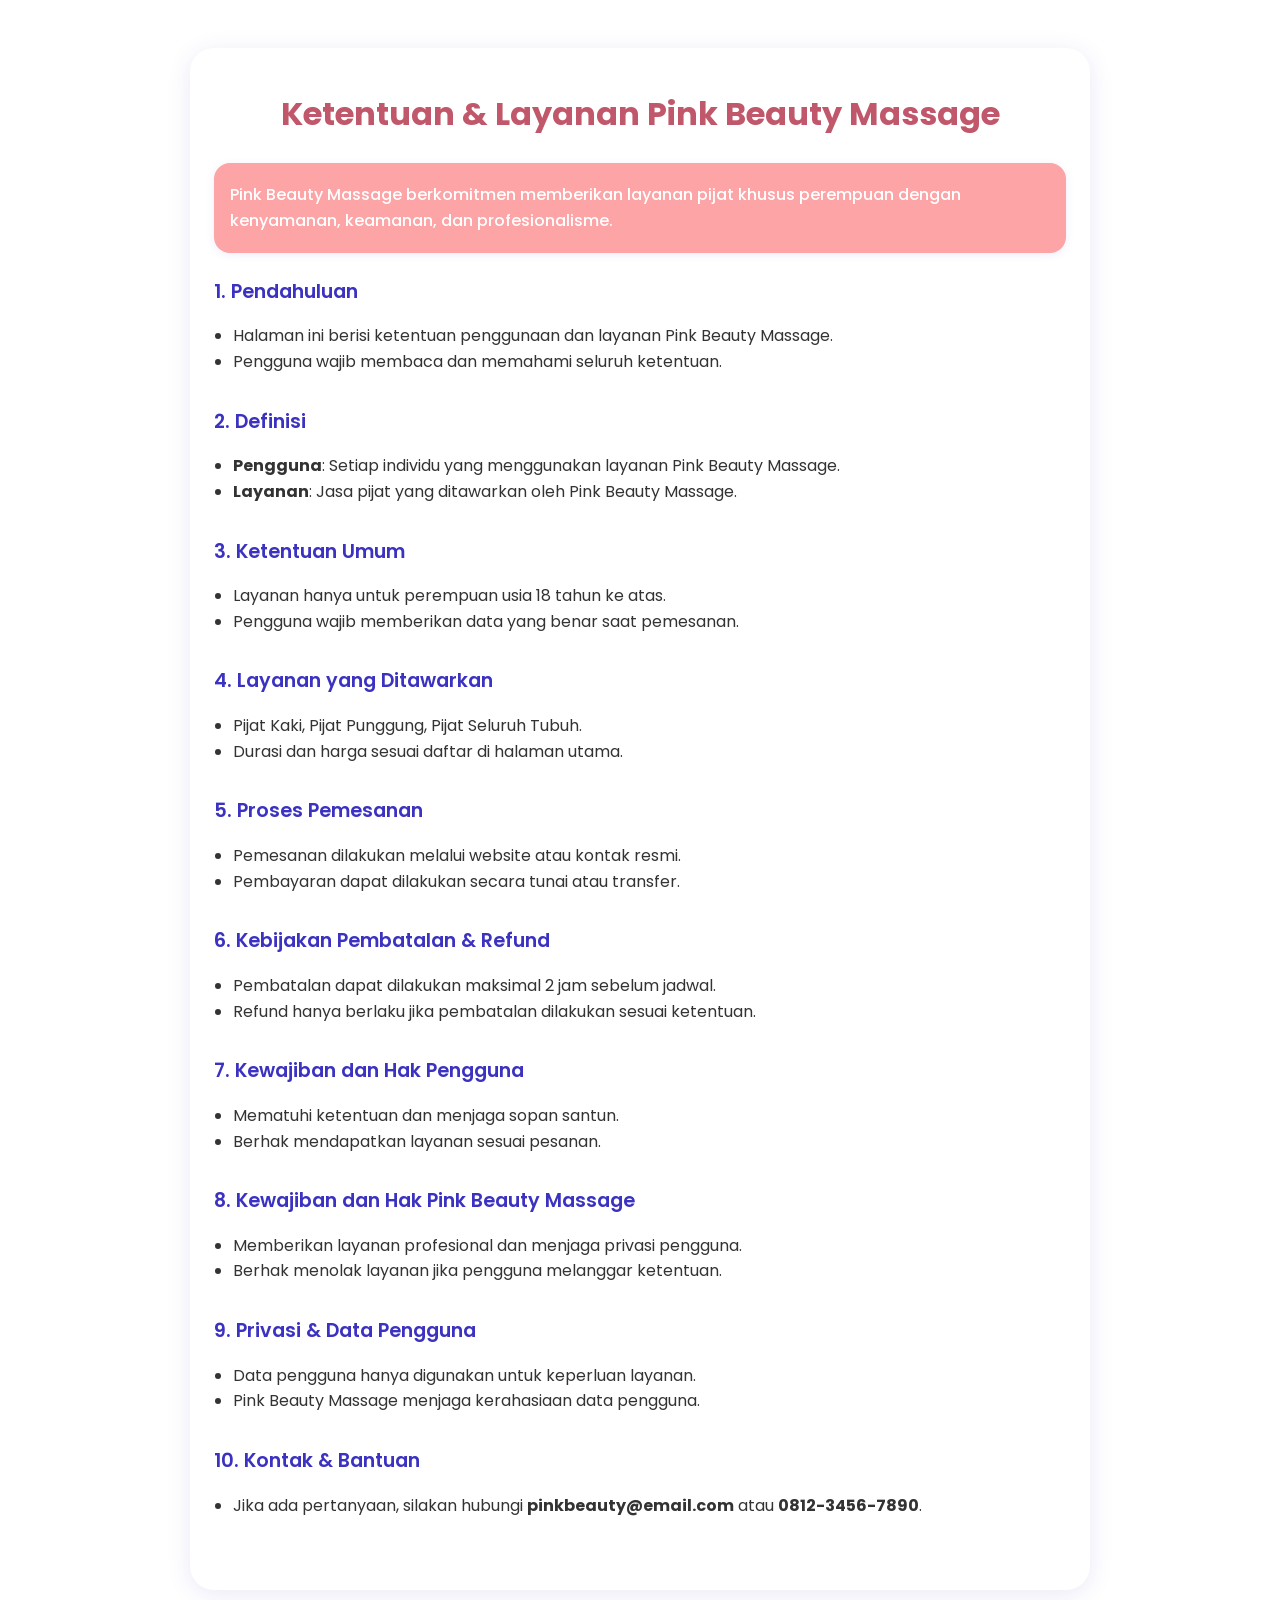
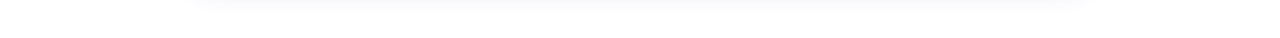
<file: tos.html>
<!DOCTYPE html>
<html lang="en">
<head>
    <meta charset="UTF-8">
    <meta name="viewport" content="width=device-width, initial-scale=1.0">
    <title>Ketentuan & Layanan | Pink Beauty Massage</title>
    <link rel="stylesheet" href="assets/css/styles.css">
    <style>
        .tos-section {
            max-width: 900px;
            margin: 3rem auto;
            background: #fff;
            border-radius: 1.5rem;
            box-shadow: 0 4px 24px rgba(60,40,180,0.10);
            padding: 2.5rem 1.5rem;
        }
        .tos-title {
            font-size: 2rem;
            font-weight: 700;
            color: #C1576A;
            margin-bottom: 1.5rem;
            text-align: center;
        }
        .tos-subtitle {
            font-size: 1.2rem;
            font-weight: 600;
            color: #3B32C1;
            margin-bottom: 1rem;
        }
        .tos-list {
            margin-bottom: 2rem;
            padding-left: 1.2rem;
        }
        .tos-card {
            background: #FCA4A6;
            color: #fff;
            border-radius: 1rem;
            padding: 1.2rem 1rem;
            margin-bottom: 1.5rem;
            font-weight: 500;
            box-shadow: 0 2px 8px rgba(60,40,180,0.08);
        }
        @media (max-width: 700px) {
            .tos-section {
                padding: 1.2rem 0.5rem;
            }
        }
    </style>
</head>
<body>
    <section class="tos-section">
        <div class="tos-title">Ketentuan & Layanan Pink Beauty Massage</div>
        <div class="tos-card">
            Pink Beauty Massage berkomitmen memberikan layanan pijat khusus perempuan dengan kenyamanan, keamanan, dan profesionalisme.
        </div>
        <div class="tos-subtitle">1. Pendahuluan</div>
        <ul class="tos-list">
            <li>Halaman ini berisi ketentuan penggunaan dan layanan Pink Beauty Massage.</li>
            <li>Pengguna wajib membaca dan memahami seluruh ketentuan.</li>
        </ul>
        <div class="tos-subtitle">2. Definisi</div>
        <ul class="tos-list">
            <li><b>Pengguna</b>: Setiap individu yang menggunakan layanan Pink Beauty Massage.</li>
            <li><b>Layanan</b>: Jasa pijat yang ditawarkan oleh Pink Beauty Massage.</li>
        </ul>
        <div class="tos-subtitle">3. Ketentuan Umum</div>
        <ul class="tos-list">
            <li>Layanan hanya untuk perempuan usia 18 tahun ke atas.</li>
            <li>Pengguna wajib memberikan data yang benar saat pemesanan.</li>
        </ul>
        <div class="tos-subtitle">4. Layanan yang Ditawarkan</div>
        <ul class="tos-list">
            <li>Pijat Kaki, Pijat Punggung, Pijat Seluruh Tubuh.</li>
            <li>Durasi dan harga sesuai daftar di halaman utama.</li>
        </ul>
        <div class="tos-subtitle">5. Proses Pemesanan</div>
        <ul class="tos-list">
            <li>Pemesanan dilakukan melalui website atau kontak resmi.</li>
            <li>Pembayaran dapat dilakukan secara tunai atau transfer.</li>
        </ul>
        <div class="tos-subtitle">6. Kebijakan Pembatalan & Refund</div>
        <ul class="tos-list">
            <li>Pembatalan dapat dilakukan maksimal 2 jam sebelum jadwal.</li>
            <li>Refund hanya berlaku jika pembatalan dilakukan sesuai ketentuan.</li>
        </ul>
        <div class="tos-subtitle">7. Kewajiban dan Hak Pengguna</div>
        <ul class="tos-list">
            <li>Mematuhi ketentuan dan menjaga sopan santun.</li>
            <li>Berhak mendapatkan layanan sesuai pesanan.</li>
        </ul>
        <div class="tos-subtitle">8. Kewajiban dan Hak Pink Beauty Massage</div>
        <ul class="tos-list">
            <li>Memberikan layanan profesional dan menjaga privasi pengguna.</li>
            <li>Berhak menolak layanan jika pengguna melanggar ketentuan.</li>
        </ul>
        <div class="tos-subtitle">9. Privasi & Data Pengguna</div>
        <ul class="tos-list">
            <li>Data pengguna hanya digunakan untuk keperluan layanan.</li>
            <li>Pink Beauty Massage menjaga kerahasiaan data pengguna.</li>
        </ul>
        <div class="tos-subtitle">10. Kontak & Bantuan</div>
        <ul class="tos-list">
            <li>Jika ada pertanyaan, silakan hubungi <b>pinkbeauty@email.com</b> atau <b>0812-3456-7890</b>.</li>
        </ul>
    </section>
</body>
</html>
</file>
<file: assets/css/styles.css>
/* ===== FONTS ===== */
@import url('https://fonts.googleapis.com/css2?family=Poppins:wght@400;500;600;700&display=swap');

/* ===== VARIABLES ===== */
:root {
    /* Colors */
    --primary-color: #FDB5CE;
    --primary-dark: #C1576A;
    --primary-darker: #A83E51;
    --white: #FCF8F8;
    --dark: #333;
    --light-gray: #f5f5f5;
    
    /* Typography */
    --font-family: 'Poppins', sans-serif;
    --font-size-base: 1rem;
    --font-size-large: 2.5rem;
    --font-size-xlarge: 3.5rem;
    
    /* Spacing & Layout */
    --header-height: 4rem;
    --section-padding: 4rem 1.5rem;
    --section-padding-mobile: 3rem 1.5rem;
    
    /* Border & Effects */
    --border-radius: 0.5rem;
    --transition-default: all 0.3s ease;
}

/* ===== RESET ===== */
*, *::before, *::after {
    margin: 0;
    padding: 0;
    box-sizing: border-box;
}

html {
    scroll-behavior: smooth;
}

body {
    font-family: var(--font-family) !important;
    font-size: var(--font-size-base) !important;
    color: var(--dark) !important;
    line-height: 1.6 !important;
    margin: 0 !important;
    padding: 0 !important;
}

a {
    text-decoration: none;
    color: inherit;
}

img {
    max-width: 100%;
    height: auto;
    display: block;
}

/* ===== HEADER & NAVBAR ===== */
.header {
    position: fixed;
    top: 0;
    left: 0;
    right: 0;
    background-color: var(--primary-color);
    z-index: 1000;
}

.navbar {
    height: var(--header-height);
    display: flex;
    align-items: center;
}

.navbar__container {
    width: 100%;
    max-width: 1200px;
    margin: 0 auto;
    padding: 0 1.5rem;
    display: flex;
    justify-content: space-between;
    align-items: center;
}

.navbar__logo {
    font-size: 1.5rem;
    font-weight: 600;
    color: var(--white);
}

.navbar__menu {
    display: flex;
    gap: 2rem;
}

.navbar__link {
    color: var(--white);
    font-weight: 500;
    transition: color 0.3s ease;
}

.navbar__link:hover {
    color: var(--primary-dark);
}

.navbar__toggle {
    display: none;
    color: var(--white);
    font-size: 1.5rem;
    cursor: pointer;
}

/* ===== MAIN LAYOUT ===== */
main {
    margin-top: var(--header-height);
}

/* ===== HERO SECTION ===== */
.hero {
    background-color: var(--primary-color);
    min-height: calc(100vh - var(--header-height));
    display: flex;
    align-items: center;
    justify-content: center;
    padding: 2rem 1.5rem;
    overflow: hidden;
}

.hero__wrapper {
    width: 100%;
    max-width: 1200px;
    display: grid;
    grid-template-columns: 1fr 1fr;
    gap: 4rem;
    align-items: center;
    margin: 0 auto;
    padding: 3rem 2rem;
}

.hero__content {
    display: flex;
    flex-direction: column;
    justify-content: center;
    color: var(--white);
    padding: 0 2rem;
}

.hero__title {
    font-size: clamp(2.5rem, 10vw, 4rem);
    font-weight: 700;
    line-height: 1.1;
    margin-bottom: 1.5rem;
    text-align: left;
}

.hero__subtitle {
    font-size: 1.1rem;
    margin-bottom: 2.5rem;
    opacity: 0.95;
    text-align: left;
    line-height: 1.6;
    max-width: 500px;
}

.hero__image {
    display: flex;
    align-items: center;
    justify-content: center;
    padding: 0 2rem;
}

.hero__image img {
    width: 100%;
    height: auto;
    max-width: 500px;
    object-fit: contain;
    animation: float 3s ease-in-out infinite;
}

@keyframes float {
    0%, 100% {
        transform: translateY(0px);
    }
    50% {
        transform: translateY(-20px);
    }
}

/* ===== SECTIONS ===== */
.section {
    padding: var(--section-padding);
    background-color: var(--primary-color);
}

.section.about,
.section.services {
    background-color: var(--primary-color);
    padding: 4rem 2rem;
}

.container {
    width: 100%;
    max-width: 1200px;
    margin: 0 auto;
    text-align: center;
    padding: 0 2rem;
}

.section__title {
    font-size: clamp(1.5rem, 5vw, 2.5rem);
    color: var(--white);
    margin-bottom: 1rem;
    font-weight: 700;
    letter-spacing: 0.5px;
}

.section__text {
    color: var(--white);
    font-size: 1rem;
    margin-bottom: 2rem;
    line-height: 1.8;
    opacity: 0.95;
    max-width: 700px;
    margin-left: auto;
    margin-right: auto;
}

/* ===== ABOUT SECTION LAYOUT ===== */
.about__wrapper {
    display: grid;
    grid-template-columns: 1fr 1fr;
    gap: 4rem;
    align-items: center;
    margin-top: 3rem;
}

.about__image {
    display: flex;
    align-items: center;
    justify-content: center;
}

.about__image img {
    width: 100%;
    height: auto;
    max-width: 400px;
    border-radius: var(--border-radius);
    box-shadow: 0 10px 30px rgba(0, 0, 0, 0.2);
    object-fit: cover;
}

.about__content {
    text-align: left;
}

.about__content .section__text {
    margin-left: 0;
    margin-right: 0;
    max-width: none;
}

/* ===== BUTTONS ===== */
.btn {
    display: inline-block;
    padding: 1rem 2rem;
    border-radius: var(--border-radius);
    font-weight: 600;
    transition: var(--transition-default);
    cursor: pointer;
    border: none;
    font-family: var(--font-family);
    font-size: 1rem;
    text-transform: capitalize;
}

.btn--primary {
    background-color: var(--primary-dark);
    color: var(--white);
    width: 100%;
    max-width: 280px;
    padding: 1rem 2rem;
    font-size: 1rem;
}

.btn--primary:hover {
    background-color: var(--primary-darker);
    transform: translateY(-2px);
    box-shadow: 0 5px 15px rgba(0, 0, 0, 0.2);
}

.btn--secondary {
    background-color: var(--white);
    color: var(--primary-color);
}

.btn--secondary:hover {
    background-color: var(--light-gray);
    transform: translateY(-2px);
}

/* ===== PRICE LIST ===== */
.price-list {
    display: grid;
    grid-template-columns: repeat(auto-fit, minmax(250px, 1fr));
    gap: 2rem;
    margin-top: 2rem;
}

.price-item {
    background-color: rgba(255, 255, 255, 0.1);
    padding: 2rem;
    border-radius: var(--border-radius);
    color: var(--white);
    backdrop-filter: blur(10px);
    transition: var(--transition-default);
    border: 1px solid rgba(255, 255, 255, 0.2);
}

.price-item:hover {
    transform: translateY(-5px);
    box-shadow: 0 10px 30px rgba(0, 0, 0, 0.2);
    background-color: rgba(255, 255, 255, 0.15);
}

.price-item__name {
    font-size: 1.2rem;
    font-weight: 600;
    margin-bottom: 0.5rem;
}

.price-item__value {
    font-size: 1.5rem;
    font-weight: 700;
    color: var(--white);
}

/* ===== TESTIMONIALS SECTION ===== */
.testimonials {
    background-color: var(--primary-color);
    padding: 4rem 2rem;
}

.testimonials__carousel {
    position: relative;
    margin-top: 3rem;
    display: flex;
    align-items: center;
    justify-content: center;
    gap: 1.5rem;
}

.carousel__track-container {
    overflow: hidden;
    width: 100%;
    max-width: 1100px;
}

.carousel__track {
    display: flex;
    gap: 2rem;
    transition: transform 0.5s cubic-bezier(0.645, 0.045, 0.355, 1);
}

.testimonial-card {
    flex: 0 0 calc(33.333% - 1.33rem);
    min-width: 280px;
    background: #FDD9DB;
    border-radius: var(--border-radius);
    padding: 2rem;
    box-shadow: 0 4px 16px rgba(193, 87, 106, 0.15);
    transition: var(--transition-default);
    display: flex;
    flex-direction: column;
    border: 1px solid rgba(252, 164, 166, 0.3);
}

.testimonial-card:hover {
    transform: translateY(-8px);
    box-shadow: 0 12px 32px rgba(0, 0, 0, 0.16);
}

.testimonial-card__rating {
    display: flex;
    gap: 0.3rem;
    margin-bottom: 1.2rem;
    color: #FCA4A6;
    font-size: 1.1rem;
}

.testimonial-card__rating i {
    display: inline-block;
}

.testimonial-card__text {
    color: var(--dark);
    font-size: 1rem;
    line-height: 1.7;
    margin-bottom: 1.5rem;
    opacity: 0.9;
    flex-grow: 1;
}

.testimonial-card__author {
    border-top: 1px solid rgba(193, 87, 106, 0.2);
    padding-top: 1rem;
    margin-top: auto;
}

.testimonial-card__name {
    color: var(--primary-dark);
    font-size: 1.1rem;
    font-weight: 700;
    margin: 0 0 0.3rem 0;
}

.testimonial-card__service {
    color: #A83E51;
    font-size: 0.9rem;
    margin: 0;
    opacity: 0.85;
}

/* Carousel Navigation Buttons */
.carousel__btn {
    position: absolute;
    top: 50%;
    transform: translateY(-50%);
    background: var(--white);
    border: none;
    border-radius: 50%;
    width: 48px;
    height: 48px;
    cursor: pointer;
    display: flex;
    align-items: center;
    justify-content: center;
    color: var(--primary-dark);
    font-size: 1.5rem;
    transition: var(--transition-default);
    box-shadow: 0 4px 12px rgba(0, 0, 0, 0.1);
    z-index: 10;
}

.carousel__btn:hover {
    background: var(--primary-color);
    color: var(--white);
    transform: translateY(-50%) scale(1.1);
}

.carousel__btn:disabled {
    opacity: 0.5;
    cursor: not-allowed;
    box-shadow: none;
}

.carousel__btn:disabled:hover {
    background: var(--white);
    color: var(--primary-dark);
    transform: translateY(-50%);
}

.carousel__btn--prev {
    left: -60px;
}

.carousel__btn--next {
    right: -60px;
}

/* ===== FOOTER ===== */
.footer {
    background-color: var(--primary-color);
    color: var(--white);
    text-align: center;
    padding: 2rem;
    font-size: 0.9rem;
    border-top: 1px solid rgba(255, 255, 255, 0.1);
}

/* ===== RESPONSIVE DESIGN ===== */

/* ===== TABLET & SMALL SCREENS (768px and below) ===== */
@media (max-width: 768px) {
    .container {
        padding: 0 1.5rem;
    }
    
    .section {
        padding: 3rem 1.5rem;
    }
    
    .hero__wrapper {
        grid-template-columns: 1fr;
        gap: 2rem;
        padding: 2rem 1.5rem;
    }
    
    .hero__content {
        text-align: center;
        padding: 0;
    }
    
    .hero__title {
        text-align: center;
        font-size: clamp(2rem, 8vw, 3rem);
    }
    
    .hero__subtitle {
        text-align: center;
        max-width: 100%;
    }
    
    .hero__image {
        order: -1;
        padding: 0;
        margin-bottom: 1rem;
    }
    
    .navbar__menu {
        display: none;
    }
    
    .navbar__toggle {
        display: block;
    }
    
    .navbar__menu.active {
        display: flex;
        flex-direction: column;
        position: fixed;
        top: var(--header-height);
        left: 0;
        right: 0;
        background-color: var(--primary-color);
        padding: 2rem;
        gap: 1rem;
        z-index: 999;
    }
    
    .section {
        padding: var(--section-padding-mobile);
    }

    .about__wrapper {
        grid-template-columns: 1fr;
        gap: 2rem;
    }

    .about__content {
        text-align: center;
    }

    .about__content .section__text {
        margin-left: auto;
        margin-right: auto;
        max-width: 600px;
    }
    
    .price-list {
        grid-template-columns: 1fr;
    }

    /* Testimonials Responsive */
    .testimonial-card {
        flex: 0 0 calc(50% - 1rem);
    }

    .carousel__btn--prev {
        left: -40px;
    }

    .carousel__btn--next {
        right: -40px;
    }
}

/* ===== MOBILE DEVICES (480px and below) ===== */
@media (max-width: 480px) {
    .navbar__container {
        padding: 0 1rem;
    }
    
    .container {
        padding: 0 1rem;
    }
    
    .section {
        padding: 2rem 1rem;
    }
    
    .hero {
        min-height: auto;
        padding: 2rem 1rem;
    }
    
    .hero__wrapper {
        grid-template-columns: 1fr;
        gap: 2rem;
        padding: 2rem 0;
    }
    
    .hero__content {
        padding: 0;
        text-align: center;
    }
    
    .hero__title {
        font-size: 2.2rem;
        margin-bottom: 1rem;
        line-height: 1.2;
    }
    
    .hero__subtitle {
        font-size: 0.95rem;
        margin-bottom: 2rem;
        line-height: 1.6;
        opacity: 0.95;
    }
    
    .hero__image {
        order: -1;
        padding: 0;
        margin-bottom: 1.5rem;
        display: flex;
        align-items: center;
        justify-content: center;
        width: 100%;
    }
    
    .hero__image img {
        max-width: 100%;
        max-height: 300px;
        object-fit: contain;
    }
    
    .btn--primary {
        max-width: 100%;
        width: 100%;
        padding: 1rem 1.5rem;
        font-size: 1rem;
    }
    
    .section__title {
        font-size: 1.5rem;
        margin-bottom: 1.5rem;
    }
    
    .btn {
        padding: 0.9rem 1.5rem;
        font-size: 0.95rem;
        width: 100%;
        max-width: 100%;
    }
    
    .price-item {
        padding: 1.5rem;
    }

    .about__image img {
        max-width: 100%;
    }
    
    .about__wrapper {
        gap: 1.5rem;
    }

    /* Testimonials Mobile */
    .testimonial-card {
        flex: 0 0 100%;
        min-width: 100%;
    }

    .carousel__btn--prev,
    .carousel__btn--next {
        width: 40px;
        height: 40px;
        font-size: 1.2rem;
        left: 10px;
        right: auto;
    }

    .carousel__btn--next {
        left: auto;
        right: 10px;
    }
}

/* ===== PRICING CARD: BENEFITS & STYLES ===== */
.price-item {
    position: relative;
    padding: 2rem;
}

.price-item__tag {
    position: absolute;
    top: -12px;
    left: 16px;
    background-color: var(--white);
    color: var(--primary-dark);
    padding: 6px 10px;
    border-radius: 20px;
    font-weight: 700;
    font-size: 0.8rem;
}

.price-item__bar {
    height: 8px;
    width: 70%;
    max-width: 220px;
    background: linear-gradient(90deg, #ffd6b3, #ffb57b);
    border-radius: 20px;
    margin: 12px 0 18px 0;
}

.price-item__benefits {
    list-style: none;
    padding: 0;
    margin: 0 0 16px 0;
    text-align: left;
}

.price-item__benefits li {
    color: var(--white);
    margin: 8px 0;
    display: flex;
    align-items: center;
    gap: 10px;
    font-weight: 500;
}

.price-item__benefits li i {
    display: inline-flex;
    align-items: center;
    justify-content: center;
    background: #ffd9c7;
    color: #ff7a2b;
    width: 28px;
    height: 28px;
    border-radius: 50%;
    font-size: 14px;
    flex-shrink: 0;
    line-height: 1;
}

.price-item .btn--secondary {
    background: transparent;
    color: var(--white);
    border: 2px solid rgba(255,255,255,0.7);
    padding: 10px 18px;
    border-radius: 999px;
    max-width: 220px;
}

.price-item__value {
    font-size: 1.9rem;
    font-weight: 800;
    margin-top: 6px;
}

@media (max-width: 480px) {
    .price-item__tag {
        left: 12px;
        top: -10px;
        padding: 5px 8px;
    }
}
</file>
